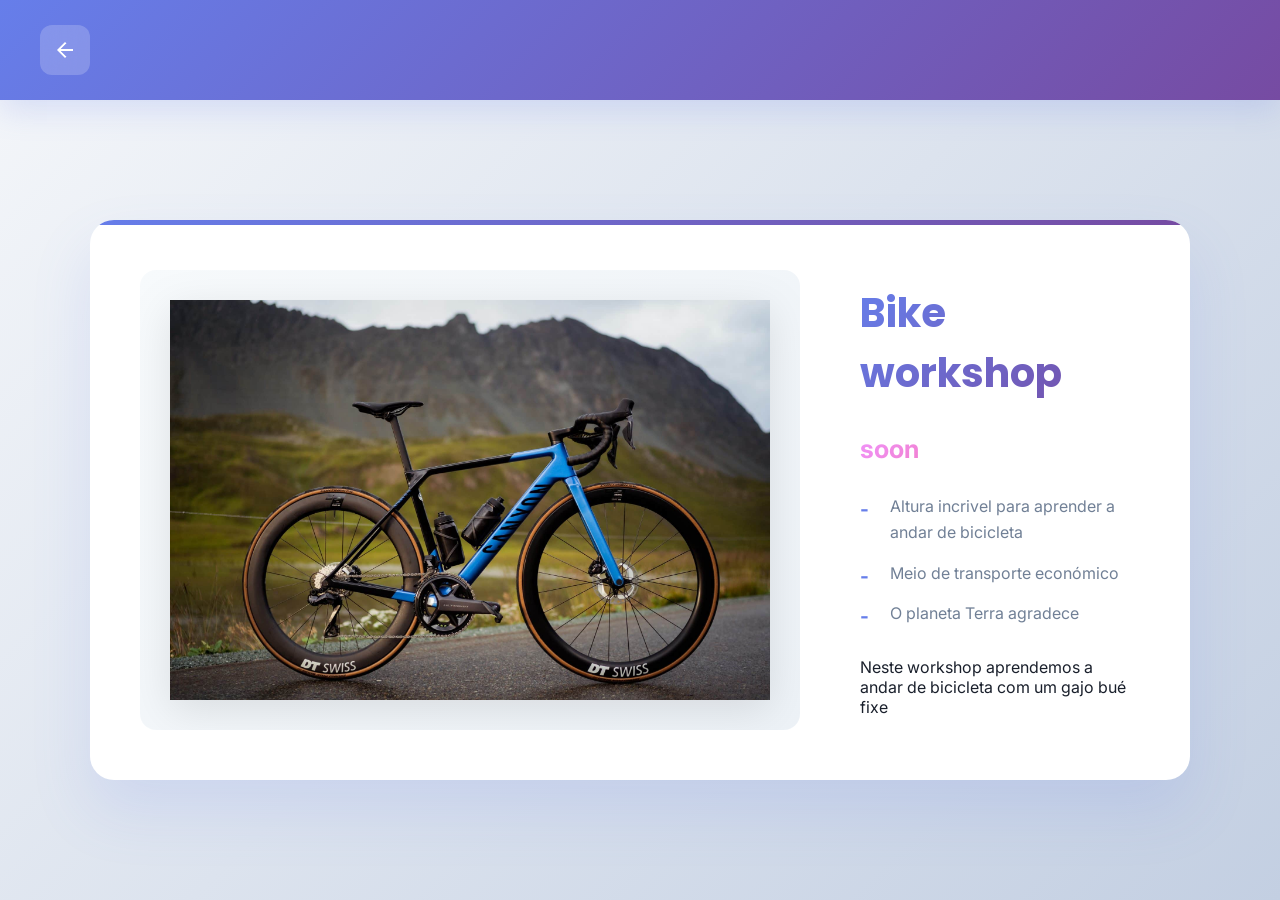
<file: bike.html>
<!DOCTYPE html>
<html lang="pt-PT">
<head>
    <meta charset="UTF-8">
    <meta name="viewport" content="width=device-width, initial-scale=1.0">
    <meta name="description" content="Bike Workshop - Aprenda a andar de bicicleta com um especialista">
    <meta name="theme-color" content="#667eea">
    <title>Bike Workshop - M&G Incrível</title>
    <link rel="icon" href="imagens here/bikeic.jpg" type="image/jpg">
    <link rel="stylesheet" href="Auxiliares/styleCamisas.css">
    <link rel="stylesheet" href="Auxiliares/animations.css">
</head>
<body>
    <audio src="imagens here/train.mp3" autoplay loop></audio>
<header class="header-catalogo">
    <a href="catalogo.html" class="btn-voltar">
        <img src="imagens here/seta_voltar.png" alt="Voltar">
    </a>
</header>

<main class="produto-detalhe-container">
    <div class="produto-wrapper">
        <div class="imagem-foco">
            <img src="imagens here/bike2.jpg" alt="Bicicleta">
        </div>

        <div class="info-detalhada">
            <h2>Bike workshop</h2>
            <p class="preco-destaque">soon</p>

            <ul class="lista-specs-elevada">
                <li>Altura incrivel para aprender a andar de bicicleta</li>
                <li>Meio de transporte económico</li>
                <li>O planeta Terra agradece</li>
            </ul>

            <p class="lista-specs-elevada">Neste workshop aprendemos a andar de bicicleta com um gajo bué fixe</p>

        </div>
    </div>
</main>

<script src="Auxiliares/main.js"></script>
</body>
</html>
</file>
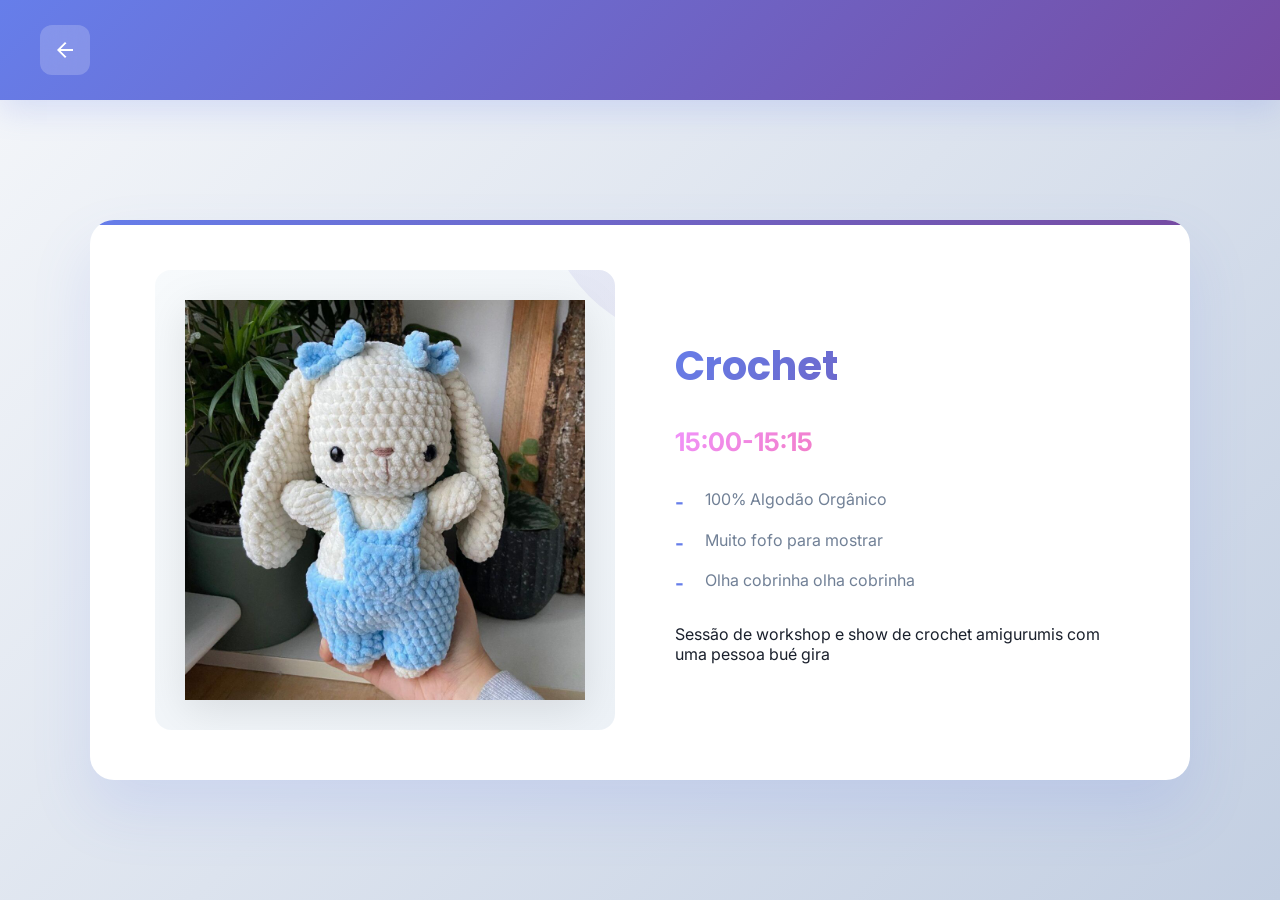
<file: crochet.html>
<!DOCTYPE html>
<html lang="pt-PT">
<head>
    <meta charset="UTF-8">
    <meta name="viewport" content="width=device-width, initial-scale=1.0">
    <meta name="description" content="Workshop de Crochet - Aprenda a fazer amigurumis fofos">
    <meta name="theme-color" content="#667eea">
    <title>Crochet - M&G Incrível</title> 
    <link rel="icon" href="imagens here/crochet.jpg" type="image/jpg">
    <link rel="stylesheet" href="Auxiliares/styleCamisas.css">
    <link rel="stylesheet" href="Auxiliares/animations.css"> 
</head>
<body>
    <audio src="imagens here/Dreaming Harp - Sound effect.mp3" autoplay></audio>
<header class="header-catalogo">
    <a href="catalogo.html" class="btn-voltar">
        <img src="imagens here/seta_voltar.png" alt="Voltar">
    </a>
</header>

<main class="produto-detalhe-container">
    <div class="produto-wrapper">
        <div class="imagem-foco">
            <img src="imagens here/amigurumi.jpg" alt="amigurumi">
        </div>

        <div class="info-detalhada">
            <h2>Crochet</h2>
            <p class="preco-destaque">15:00-15:15</p>

            <ul class="lista-specs-elevada">
                <li>100% Algodão Orgânico</li>
                <li>Muito fofo para mostrar</li>
                <li>Olha cobrinha olha cobrinha</li>
            </ul>

            <p class="lista-specs-elevada">Sessão de workshop e show de crochet amigurumis com uma pessoa bué gira</p>

        </div>
    </div>
</main>

<script src="Auxiliares/main.js"></script>
</body>
</html>
</file>
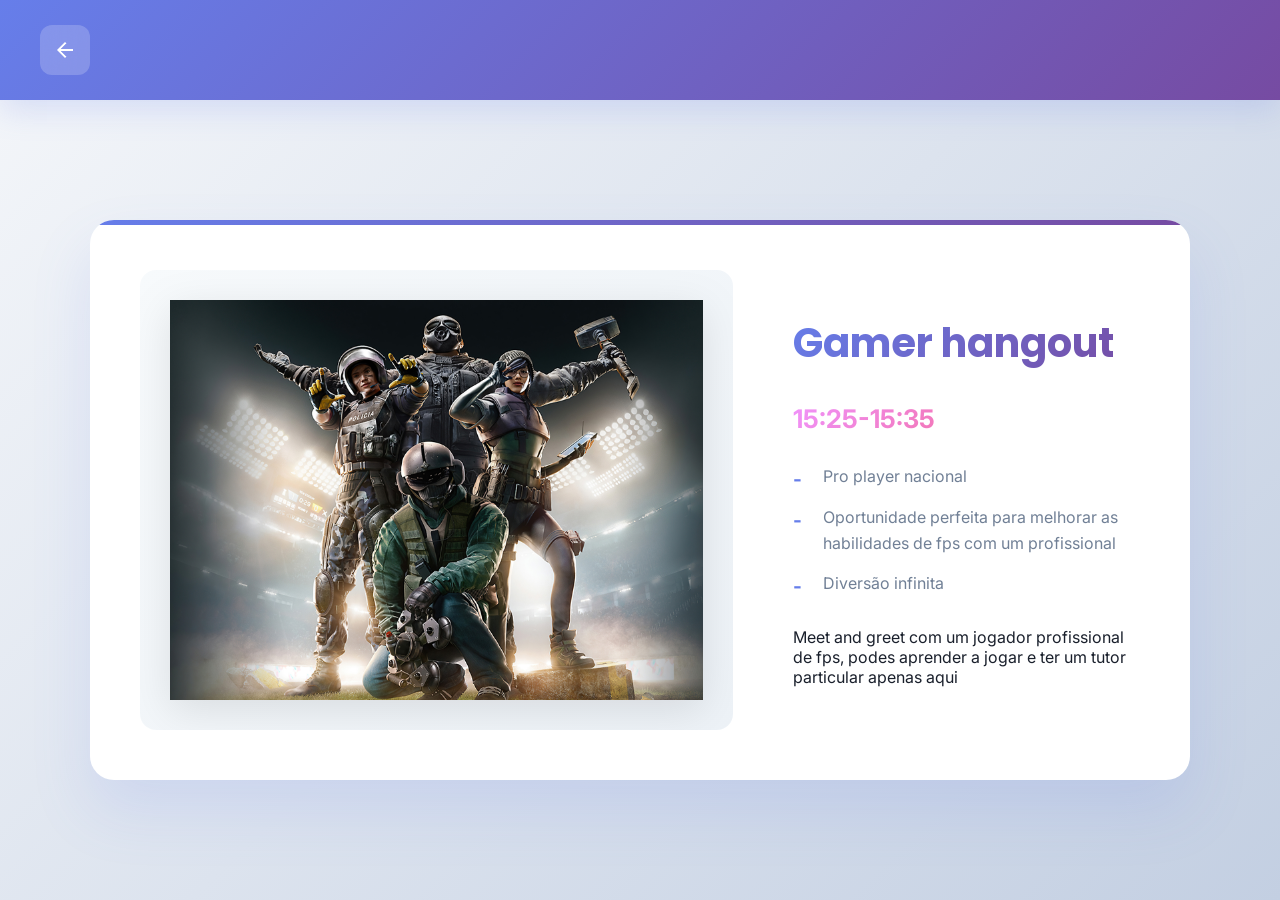
<file: games.html>
<!DOCTYPE html>
<html lang="pt-PT">
<head>
    <meta charset="UTF-8">
    <meta name="viewport" content="width=device-width, initial-scale=1.0">
    <meta name="description" content="Gamer Hangout - Meet com jogador profissional de FPS">
    <meta name="theme-color" content="#667eea">
    <title>Gamer Space - M&G Incrível</title> 
    <link rel="icon" href="imagens here/controlico.png" type="image/png">
    <link rel="stylesheet" href="Auxiliares/styleCamisas.css">
    <link rel="stylesheet" href="Auxiliares/animations.css"> 
</head>
<body>

    <audio src="imagens here/located-a-bomb-move-to-its-location-and-planted-defuser-rainbow-six-made-with-Voicemod.mp3" autoplay></audio>
<header class="header-catalogo">
    <a href="catalogo.html" class="btn-voltar">
        <img src="imagens here/seta_voltar.png" alt="Voltar">
    </a>
</header>

<main class="produto-detalhe-container">
    <div class="produto-wrapper">
        <div class="imagem-foco">
            <img src="imagens here/wallpapersden.com_k-tom-clancys-rainbow-six-siege-poster_1600x1200.jpg" alt="Controler">
        </div>

        <div class="info-detalhada">
            <h2>Gamer hangout</h2>
            <p class="preco-destaque">15:25-15:35</p>

            <ul class="lista-specs-elevada">
                <li>Pro player nacional</li>
                <li>Oportunidade perfeita para melhorar as habilidades de fps com um profissional</li>
                <li>Diversão infinita</li>
            </ul>

            <p class="lista-specs-elevada">Meet and greet com um jogador profissional de fps, podes aprender a jogar e ter um tutor particular apenas aqui</p>

        </div>
    </div>
</main>

<script src="Auxiliares/main.js"></script>
</body>
</html>
</file>
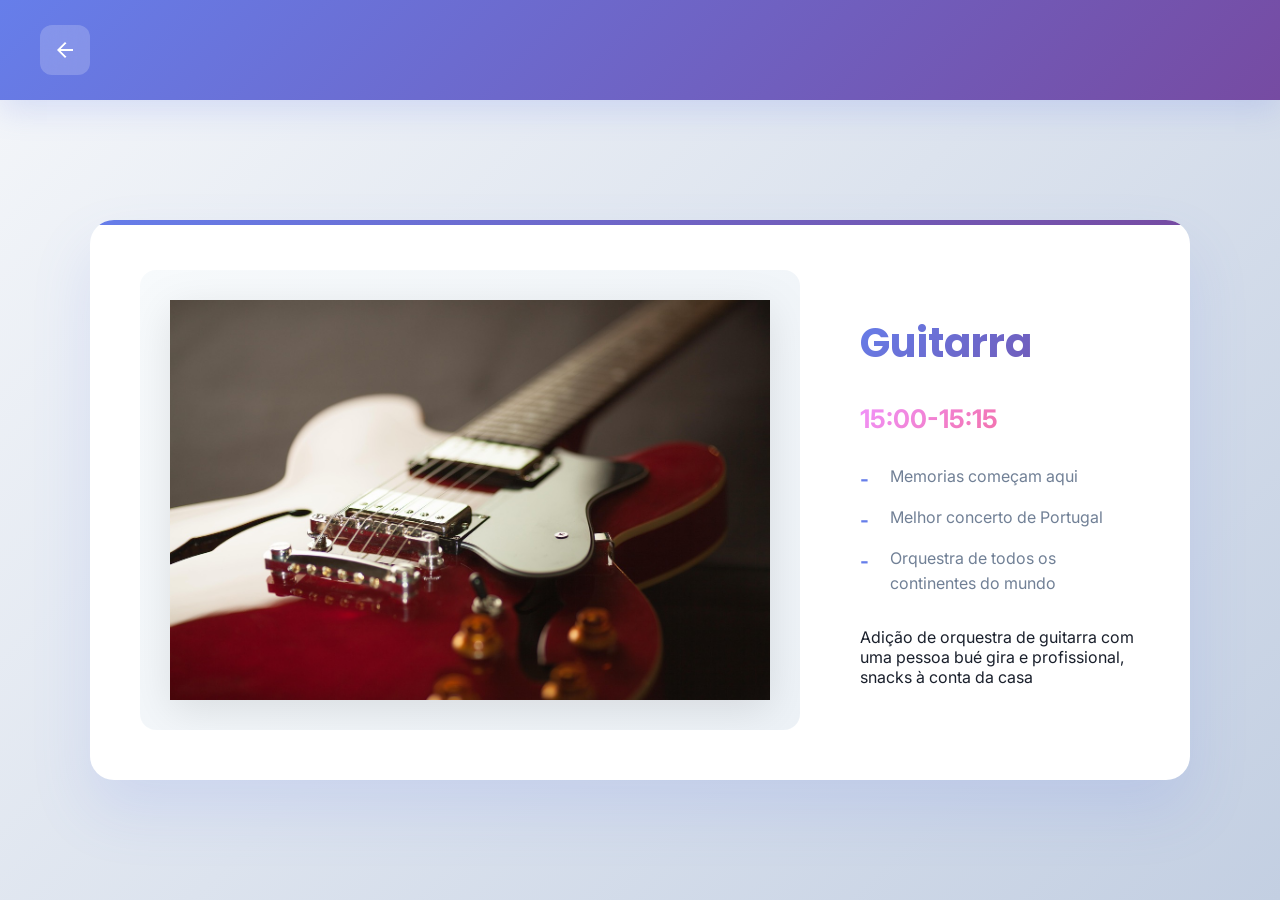
<file: guitarra.html>
<!DOCTYPE html>
<html lang="pt-PT">
<head>
    <meta charset="UTF-8">
    <meta name="viewport" content="width=device-width, initial-scale=1.0">
    <meta name="description" content="Audição de Guitarra - Orquestra com profissional incrível">
    <meta name="theme-color" content="#667eea">
    <title>Guitarra - M&G Incrível</title> 
    <link rel="icon" href="imagens here/guit.jpg" type="image/jpg">
    <link rel="stylesheet" href="Auxiliares/styleCamisas.css">
    <link rel="stylesheet" href="Auxiliares/animations.css"> 
</head>
<body>

    <audio src="imagens here/Guitar riff sound effect.mp3" autoplay></audio>
    
<header class="header-catalogo">
    <a href="catalogo.html" class="btn-voltar">
        <img src="imagens here/seta_voltar.png" alt="Voltar">
    </a>
</header>

<main class="produto-detalhe-container">
    <div class="produto-wrapper">
        <div class="imagem-foco">
            <img src="imagens here/gui.jpg" alt="Guitarra">
        </div>

        <div class="info-detalhada">
            <h2>Guitarra</h2>
            <p class="preco-destaque">15:00-15:15</p>

            <ul class="lista-specs-elevada">
                <li>Memorias começam aqui</li>
                <li>Melhor concerto de Portugal</li>
                <li>Orquestra de todos os continentes do mundo</li>
            </ul>

            <p class="lista-specs-elevada">Adição de orquestra de guitarra com uma pessoa bué gira e profissional, snacks à conta da casa </p>

        </div>
    </div>
</main>

<script src="Auxiliares/main.js"></script>
</body>
</html>
</file>
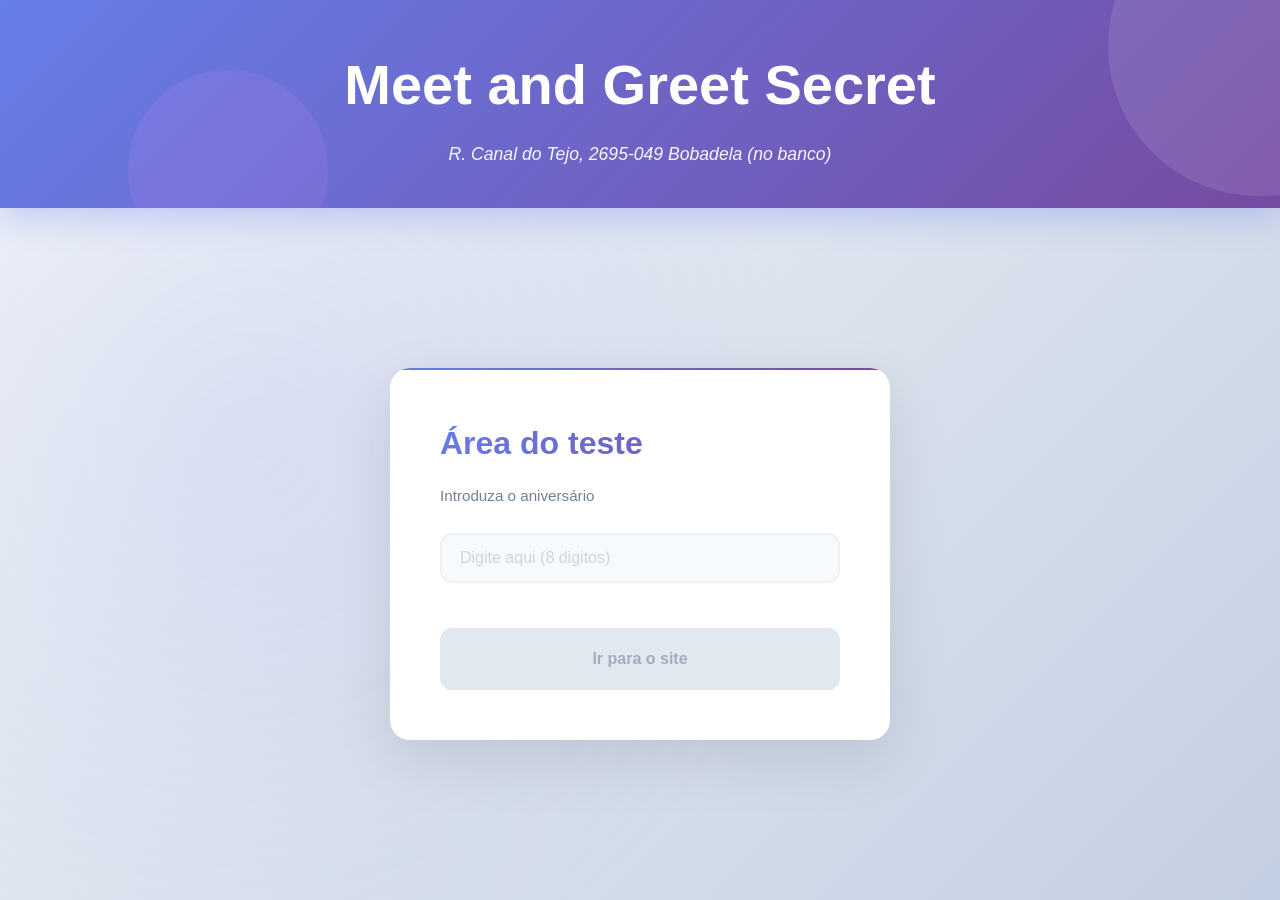
<file: indexbom.html>
<!DOCTYPE html>
<html lang="pt-PT">
<head>
    <meta charset="UTF-8">
    <meta name="viewport" content="width=device-width, initial-scale=1.0">
    <meta name="description" content="Bem-vindo ao Meet and Greet Secret - A experiência extraordinária aguarda">
    
    <meta name="theme-color" content="#667eea">
    <title>Surprise M&G - Entrar</title>
    <link rel="stylesheet" href="Auxiliares/Styles.css">
    <link rel="stylesheet" href="Auxiliares/animations.css">
        <link rel="icon" href="imagens here/hand.png" type="image/jpg">
</head>
<body>

    <div class="hotel-header">
        <h1>Meet and Greet Secret</h1>
        <p style="font-style: italic;">R. Canal do Tejo, 2695-049 Bobadela (no banco)</p>
    </div>

    <main class="login-container">
        <section class="nif-box">
            <h2>Área do teste</h2>
            <p>Introduza o aniversário</p>
            
            <div class="input-group">
                <input type="text" id="nif-input" placeholder="Digite aqui (8 digitos)" maxlength="8">
            </div>

            <a href="catalogo.html" id="link-catalogo" class="btn-bloqueado">
                Ir para o site
            </a>
        </section>
    </main>

<div class="container-mapa" id="containerMapa">
    <div class="handle-top-left" id="handle"></div>
    <iframe src="https://www.google.com/maps/embed?pb=!4v1780085997127!6m8!1m7!1s5XYQYHPIvHaKSnuWUiYliQ!2m2!1d38.80705334582899!2d-9.097337771681525!3f154.66879845269676!4f-1.454850019655538!5f0.7820865974627469"></iframe>
</div>

    <script src="Auxiliares/main.js"></script>
</body>
</html>
</file>
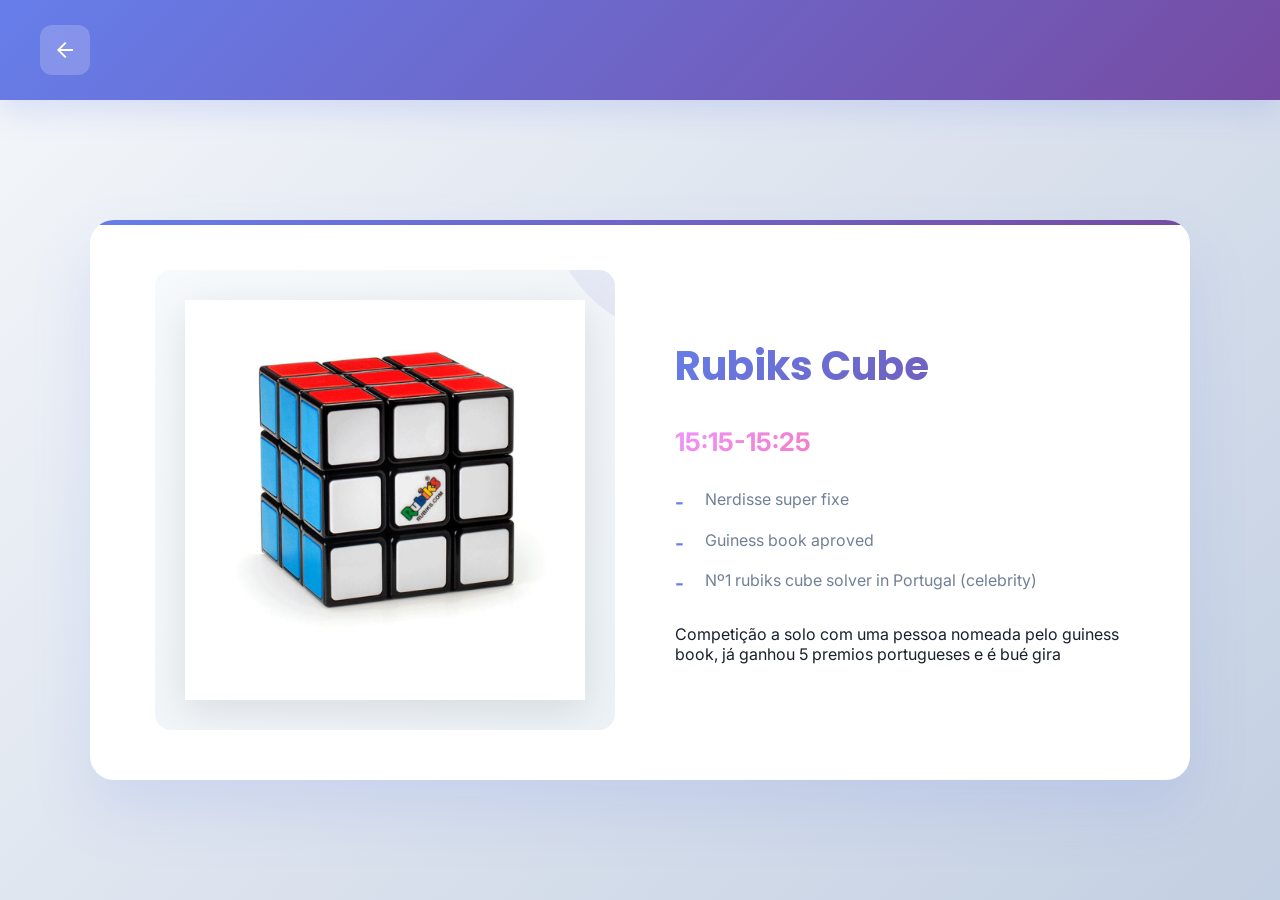
<file: rubiks.html>
<!DOCTYPE html>
<html lang="pt-PT">
<head>
    <meta charset="UTF-8">
    <meta name="viewport" content="width=device-width, initial-scale=1.0">
    <meta name="description" content="Rubiks Cube Competition - Desafia o campeão certificado Guinness">
    <meta name="theme-color" content="#667eea">
    <title>Rubiks Cube - M&G Incrível</title> 
    <link rel="icon" href="imagens here/R.png" type="image/png">
    <link rel="stylesheet" href="Auxiliares/styleCamisas.css">
    <link rel="stylesheet" href="Auxiliares/animations.css"> 
</head>
<body>
<audio src="imagens here/Rubic Cube Sound Effect - No copyright.mp3" autoplay></audio>
<header class="header-catalogo">
    <a href="catalogo.html" class="btn-voltar">
        <img src="imagens here/seta_voltar.png" alt="Voltar">
    </a>
</header>

<main class="produto-detalhe-container">
    <div class="produto-wrapper">
        <div class="imagem-foco">
            <img src="imagens here/rubikscub.jpg" alt="Cubo">
        </div>

        <div class="info-detalhada">
            <h2>Rubiks Cube</h2>
            <p class="preco-destaque">15:15-15:25</p>

            <ul class="lista-specs-elevada">
                <li>Nerdisse super fixe</li>
                <li>Guiness book aproved</li>
                <li>Nº1 rubiks cube solver in Portugal (celebrity)</li>
            </ul>

            <p class="lista-specs-elevada">Competição a solo com uma pessoa nomeada pelo guiness book, já ganhou 5 premios portugueses e é bué gira</p>

        </div>
    </div>
</main>

<script src="Auxiliares/main.js"></script>
</body>
</html>
</file>
<file: Auxiliares/styleCamisas.css>
/* ============= IMPORTS & CORES ============= */
@import url('https://fonts.googleapis.com/css2?family=Poppins:wght@300;400;500;600;700&family=Inter:wght@300;400;500;600&display=swap');

:root {
    --primary: #667eea;
    --primary-dark: #5568d3;
    --secondary: #764ba2;
    --accent: #f093fb;
    --success: #48bb78;
    --light: #f7fafc;
    --dark: #1a202c;
    --gray: #718096;
    --gray-light: #edf2f7;
    
    --gradient-1: linear-gradient(135deg, #667eea 0%, #764ba2 100%);
    --gradient-2: linear-gradient(135deg, #f093fb 0%, #f5576c 100%);
}

/* ============= BODY & BASE ============= */
body {
    font-family: 'Inter', -apple-system, BlinkMacSystemFont, 'Segoe UI', sans-serif;
    background: linear-gradient(135deg, #f5f7fa 0%, #c3cfe2 100%);
    color: var(--dark);
    margin: 0;
    padding: 0;
    min-height: 100vh;
    display: flex;
    flex-direction: column;
    overflow-x: hidden;
}

/* ============= HEADER ============= */
.header-catalogo {
    display: flex;
    align-items: center;
    justify-content: flex-start;
    padding: 25px 40px;
    background: var(--gradient-1);
    box-shadow: 0 10px 30px rgba(102, 126, 234, 0.2);
    position: sticky;
    top: 0;
    z-index: 1000;
}

.header-catalogo h1 {
    font-family: 'Poppins', sans-serif;
    font-size: clamp(1.5rem, 4vw, 2.5rem);
    font-weight: 700;
    color: white;
    margin: 0;
}

.btn-voltar {
    display: flex;
    align-items: center;
    justify-content: center;
    width: 50px;
    height: 50px;
    border-radius: 12px;
    background: rgba(255, 255, 255, 0.2);
    backdrop-filter: blur(10px);
    cursor: pointer;
    transition: all 0.3s ease;
    border: none;
    text-decoration: none;
    margin-right: 30px;
}

.btn-voltar:hover {
    background: rgba(255, 255, 255, 0.3);
    transform: translateX(-5px);
}

.btn-voltar img {
    width: 24px;
    height: 24px;
    filter: brightness(0) invert(1);
    transition: transform 0.3s ease;
}

.btn-voltar:hover img {
    transform: scale(1.2);
}

/* ============= MAIN CONTAINER ============= */
main {
    flex: 1;
    display: flex;
    align-items: center;
    justify-content: center;
    padding: 40px 20px;
}

/* ============= PRODUTO DETALHE ============= */
.produto-detalhe-container {
    width: 100%;
    max-width: 1100px;
    display: flex;
    justify-content: center;
    align-items: center;
    padding: 40px 20px;
    margin: 0 auto;
}

.produto-wrapper {
    display: flex;
    gap: 60px;
    background: white;
    border-radius: 24px;
    overflow: hidden;
    box-shadow: 0 30px 60px rgba(102, 126, 234, 0.15);
    width: 100%;
    max-width: 1000px;
    padding: 50px;
    align-items: center;
    justify-content: center;
    position: relative;
    margin: 0 auto;
}

.produto-wrapper::before {
    content: '';
    position: absolute;
    top: 0;
    left: 0;
    right: 0;
    height: 5px;
    background: var(--gradient-1);
}

/* ============= IMAGEM ============= */
.imagem-foco {
    display: flex;
    justify-content: center;
    align-items: center;
    background: linear-gradient(135deg, #f7fafc 0%, #edf2f7 100%);
    border-radius: 16px;
    padding: 30px;
    min-height: 400px;
    min-width: 350px;
    position: relative;
    overflow: hidden;
    flex-shrink: 0;
}

.imagem-foco::before {
    content: '';
    position: absolute;
    width: 300px;
    height: 300px;
    background: var(--gradient-1);
    border-radius: 50%;
    opacity: 0.1;
    top: -50%;
    right: -50%;
    animation: float 8s ease-in-out infinite;
}

.imagem-foco img {
    max-width: 100%;
    height: auto;
    max-height: 400px;
    object-fit: contain;
    transition: transform 0.5s cubic-bezier(0.4, 0, 0.2, 1);
    position: relative;
    z-index: 1;
    filter: drop-shadow(0 10px 20px rgba(0, 0, 0, 0.1));
}

.imagem-foco:hover img {
    transform: scale(1.1) rotate(2deg);
}

@keyframes float {
    0%, 100% { transform: translateY(0px); }
    50% { transform: translateY(30px); }
}

/* ============= INFO DETALHADA ============= */
.info-detalhada {
    display: flex;
    flex-direction: column;
    justify-content: center;
    gap: 30px;
    max-width: 450px;
    flex: 0 1 450px;
}

.info-detalhada h2 {
    font-family: 'Poppins', sans-serif;
    font-size: 2.5rem;
    font-weight: 700;
    margin: 0;
    background: var(--gradient-1);
    -webkit-background-clip: text;
    -webkit-text-fill-color: transparent;
    background-clip: text;
}

/* ============= PREÇO/HORÁRIO ============= */
.preco-destaque {
    font-size: 1.6rem;
    font-weight: 700;
    background: var(--gradient-2);
    -webkit-background-clip: text;
    -webkit-text-fill-color: transparent;
    background-clip: text;
    margin: 0;
}

/* ============= LISTA DE FEATURES ============= */
.lista-specs-elevada {
    list-style: none;
    padding: 0;
    margin: 0;
    display: flex;
    flex-direction: column;
    gap: 15px;
}

.lista-specs-elevada li {
    padding-left: 30px;
    position: relative;
    font-size: 1rem;
    color: var(--gray);
    line-height: 1.6;
}

.lista-specs-elevada li::before {
    content: '-';
    position: absolute;
    left: 0;
    color: var(--primary);
    font-weight: 700;
    font-size: 1.2rem;
}

.lista-specs-elevada p {
    margin: 0;
    font-size: 1rem;
    color: var(--gray);
    line-height: 1.8;
}

/* ============= BOTÃO ============= */
.botao-acomprar-grande,
.botao-comprar-grande {
    background: var(--gradient-1);
    color: white;
    border: none;
    padding: 16px 40px;
    border-radius: 12px;
    font-size: 1.05rem;
    font-weight: 600;
    font-family: 'Poppins', sans-serif;
    cursor: pointer;
    transition: all 0.3s ease;
    box-shadow: 0 10px 30px rgba(102, 126, 234, 0.3);
    text-decoration: none;
    display: inline-block;
    text-align: center;
}

.botao-acomprar-grande:hover,
.botao-comprar-grande:hover {
    transform: translateY(-3px);
    box-shadow: 0 15px 40px rgba(102, 126, 234, 0.4);
    background: var(--gradient-2);
}

.botao-acomprar-grande:active,
.botao-comprar-grande:active {
    transform: translateY(-1px);
}

/* ============= AUDIO STYLING ============= */
audio {
    display: none;
}

/* ============= RESPONSIVIDADE ============= */
@media (max-width: 1024px) {
    .produto-wrapper {
        grid-template-columns: 1fr;
        gap: 40px;
        padding: 40px;
        flex-direction: column;
    }

    .imagem-foco {
        min-width: 100%;
        min-height: 300px;
    }

    .info-detalhada h2 {
        font-size: 2rem;
    }

    .preco-destaque {
        font-size: 1.4rem;
    }
}

@media (max-width: 768px) {
    .header-catalogo {
        padding: 20px 25px;
    }

    .header-catalogo h1 {
        font-size: 1.8rem;
    }

    .produto-detalhe-container {
        padding: 20px 10px;
    }

    .produto-wrapper {
        padding: 30px 20px;
        gap: 30px;
        border-radius: 16px;
        flex-direction: column;
    }

    .imagem-foco {
        min-height: 300px;
        min-width: 100%;
        padding: 20px;
    }

    .imagem-foco img {
        max-height: 300px;
    }

    .info-detalhada {
        max-width: 100%;
        flex: 1;
    }

    .info-detalhada h2 {
        font-size: 1.6rem;
    }

    .preco-destaque {
        font-size: 1.2rem;
    }

    .lista-specs-elevada li {
        font-size: 0.95rem;
    }

    .botao-acomprar-grande,
    .botao-comprar-grande {
        padding: 14px 30px;
        font-size: 1rem;
    }
}

@media (max-width: 480px) {
    .header-catalogo {
        padding: 15px 20px;
        justify-content: center;
    }

    .btn-voltar {
        position: absolute;
        left: 15px;
        margin-right: 0;
    }

    .header-catalogo h1 {
        font-size: 1.4rem;
    }

    .produto-detalhe-container {
        padding: 15px 0;
    }

    .produto-wrapper {
        grid-template-columns: 1fr;
        padding: 20px;
        gap: 20px;
        flex-direction: column;
    }

    .imagem-foco {
        min-height: 250px;
        min-width: 100%;
        border-radius: 12px;
        padding: 15px;
    }

    .imagem-foco img {
        max-height: 250px;
    }

    .info-detalhada {
        max-width: 100%;
        flex: 1;
    }

    .info-detalhada h2 {
        font-size: 1.4rem;
    }

    .preco-destaque {
        font-size: 1.1rem;
    }

    .lista-specs-elevada li {
        font-size: 0.9rem;
        padding-left: 25px;
    }

    .botao-acomprar-grande,
    .botao-comprar-grande {
        width: 100%;
        padding: 12px 20px;
        font-size: 0.95rem;
    }
}
</file>
<file: Auxiliares/animations.css>
/* ============= ANIMAÇÕES AVANÇADAS EXTRAORDINÁRIAS ============= */

/* Glassmorphism Effect */
.glassmorphism {
    background: rgba(255, 255, 255, 0.25);
    backdrop-filter: blur(4px);
    -webkit-backdrop-filter: blur(4px);
    border: 1px solid rgba(255, 255, 255, 0.18);
}

/* Gradient Animations */
@keyframes gradientShift {
    0% {
        background-position: 0% 50%;
    }
    50% {
        background-position: 100% 50%;
    }
    100% {
        background-position: 0% 50%;
    }
}

.gradient-animate {
    background-size: 200% 200%;
    animation: gradientShift 8s ease infinite;
}

/* Floating Animation */
@keyframes floating {
    0%, 100% {
        transform: translateY(0px);
    }
    50% {
        transform: translateY(-20px);
    }
}

.floating {
    animation: floating 3s ease-in-out infinite;
}

/* Pulse Animation */
@keyframes pulse {
    0%, 100% {
        opacity: 1;
    }
    50% {
        opacity: 0.5;
    }
}

.pulse {
    animation: pulse 2s cubic-bezier(0.4, 0, 0.6, 1) infinite;
}

/* Glow Animation */
@keyframes glow {
    0%, 100% {
        box-shadow: 0 0 5px rgba(102, 126, 234, 0.5);
    }
    50% {
        box-shadow: 0 0 20px rgba(102, 126, 234, 0.8);
    }
}

.glow {
    animation: glow 2s ease-in-out infinite;
}

/* Bounce Animation */
@keyframes bounce {
    0%, 100% {
        transform: translateY(0);
    }
    50% {
        transform: translateY(-10px);
    }
}

.bounce {
    animation: bounce 2s cubic-bezier(0.68, -0.55, 0.265, 1.55) infinite;
}

/* Shimmer Animation */
@keyframes shimmer {
    0% {
        background-position: -1000px 0;
    }
    100% {
        background-position: 1000px 0;
    }
}

.shimmer {
    background: linear-gradient(90deg, #f0f0f0 25%, #e0e0e0 50%, #f0f0f0 75%);
    background-size: 1000px 100%;
    animation: shimmer 2s infinite;
}

/* Wiggle Animation */
@keyframes wiggle {
    0%, 100% {
        transform: rotate(0deg);
    }
    25% {
        transform: rotate(-2deg);
    }
    75% {
        transform: rotate(2deg);
    }
}

.wiggle:hover {
    animation: wiggle 0.5s ease-in-out;
}

/* Flip Animation */
@keyframes flip {
    0% {
        transform: rotateY(0deg);
    }
    100% {
        transform: rotateY(360deg);
    }
}

.flip {
    animation: flip 0.6s ease-in-out;
}

/* Slide In From Left */
@keyframes slideInLeft {
    from {
        opacity: 0;
        transform: translateX(-50px);
    }
    to {
        opacity: 1;
        transform: translateX(0);
    }
}

.slide-in-left {
    animation: slideInLeft 0.6s ease-out;
}

/* Slide In From Right */
@keyframes slideInRight {
    from {
        opacity: 0;
        transform: translateX(50px);
    }
    to {
        opacity: 1;
        transform: translateX(0);
    }
}

.slide-in-right {
    animation: slideInRight 0.6s ease-out;
}

/* Slide In From Top */
@keyframes slideInDown {
    from {
        opacity: 0;
        transform: translateY(-50px);
    }
    to {
        opacity: 1;
        transform: translateY(0);
    }
}

.slide-in-down {
    animation: slideInDown 0.6s ease-out;
}

/* Zoom In */
@keyframes zoomIn {
    from {
        opacity: 0;
        transform: scale(0.9);
    }
    to {
        opacity: 1;
        transform: scale(1);
    }
}

.zoom-in {
    animation: zoomIn 0.6s ease-out;
}

/* Rotate Animation */
@keyframes rotate {
    from {
        transform: rotate(0deg);
    }
    to {
        transform: rotate(360deg);
    }
}

.rotate {
    animation: rotate 2s linear infinite;
}

/* Blink Animation */
@keyframes blink {
    0%, 50%, 100% {
        opacity: 1;
    }
    25%, 75% {
        opacity: 0.5;
    }
}

.blink {
    animation: blink 1s ease-in-out infinite;
}

/* Wave Animation */
@keyframes wave {
    0%, 100% {
        transform: translateY(0);
    }
    25% {
        transform: translateY(-10px);
    }
    75% {
        transform: translateY(10px);
    }
}

.wave {
    animation: wave 1s ease-in-out infinite;
}

/* Heartbeat Animation */
@keyframes heartbeat {
    0%, 100% {
        transform: scale(1);
    }
    25% {
        transform: scale(1.3);
    }
    50% {
        transform: scale(1);
    }
}

.heartbeat {
    animation: heartbeat 1.3s ease-in-out infinite;
}

/* Text Gradient Animation */
@keyframes textGradient {
    0% {
        background-position: 0% 50%;
    }
    50% {
        background-position: 100% 50%;
    }
    100% {
        background-position: 0% 50%;
    }
}

.text-gradient {
    background: linear-gradient(
        45deg,
        #667eea,
        #764ba2,
        #f093fb,
        #f5576c,
        #667eea
    );
    background-size: 300% 300%;
    -webkit-background-clip: text;
    -webkit-text-fill-color: transparent;
    background-clip: text;
    animation: textGradient 3s ease infinite;
}

/* Blur In Animation */
@keyframes blurIn {
    from {
        opacity: 0;
        filter: blur(10px);
    }
    to {
        opacity: 1;
        filter: blur(0px);
    }
}

.blur-in {
    animation: blurIn 0.6s ease-out;
}

/* Staggered Children Animation */
.staggered-children > * {
    opacity: 0;
    animation: slideInDown 0.6s ease-out forwards;
}

.staggered-children > :nth-child(1) { animation-delay: 0.1s; }
.staggered-children > :nth-child(2) { animation-delay: 0.2s; }
.staggered-children > :nth-child(3) { animation-delay: 0.3s; }
.staggered-children > :nth-child(4) { animation-delay: 0.4s; }
.staggered-children > :nth-child(5) { animation-delay: 0.5s; }

/* Hover Lift Effect */
.hover-lift {
    transition: all 0.3s cubic-bezier(0.4, 0, 0.2, 1);
}

.hover-lift:hover {
    transform: translateY(-10px);
    box-shadow: 0 20px 40px rgba(0, 0, 0, 0.15);
}

/* Smooth Transition for All */
.smooth-transition {
    transition: all 0.3s cubic-bezier(0.4, 0, 0.2, 1);
}

/* Focus Visible Enhancement */
:focus-visible {
    outline: 2px solid #667eea;
    outline-offset: 2px;
}

/* Utility Classes */
.animate-none {
    animation: none !important;
}

.transition-fast {
    transition: all 0.15s ease;
}

.transition-normal {
    transition: all 0.3s ease;
}

.transition-slow {
    transition: all 0.6s ease;
}

/* Dark Mode Support */
@media (prefers-color-scheme: dark) {
    .text-gradient {
        background: linear-gradient(
            45deg,
            #667eea,
            #764ba2,
            #f093fb,
            #f5576c,
            #667eea
        );
        background-size: 300% 300%;
        animation: textGradient 3s ease infinite;
    }
}

/* Reduced Motion Support */
@media (prefers-reduced-motion: reduce) {
    * {
        animation-duration: 0.01ms !important;
        animation-iteration-count: 1 !important;
        transition-duration: 0.01ms !important;
    }
}
</file>
<file: Auxiliares/Styles.css>
/* ============= CORES PREMIUM ============= */
:root {
    --primary: #667eea;
    --primary-dark: #5568d3;
    --secondary: #764ba2;
    --accent: #f093fb;
    --success: #48bb78;
    --warning: #ed8936;
    --danger: #f56565;
    --light: #f7fafc;
    --dark: #1a202c;
    --gray: #718096;
    --gray-light: #edf2f7;
    
    --gradient-1: linear-gradient(135deg, #667eea 0%, #764ba2 100%);
    --gradient-2: linear-gradient(135deg, #f093fb 0%, #f5576c 100%);
    --gradient-3: linear-gradient(135deg, #667eea 0%, #f093fb 100%);
}

/* ============= TIPOGRAFIA & IMPORTS ============= */
@import url('https://fonts.googleapis.com/css2?family=Poppins:wght@300;400;500;600;700&family=Inter:wght@300;400;500;600&display=swap');


/* ============= botao voltar ============= */

.btn-voltar {
    display: flex;
    align-items: center;
    justify-content: center;
    width: 50px;
    height: 50px;
    border-radius: 12px;
    background: rgba(255, 255, 255, 0.2);
    backdrop-filter: blur(10px);
    cursor: pointer;
    transition: all 0.3s ease;
    border: none;
    text-decoration: none;
    margin-right: 30px;
}

.btn-voltar:hover {
    background: rgba(255, 255, 255, 0.3);
    transform: translateX(-5px);
}


.btn-voltar:hover img {
    transform: scale(1.2);
}


/* ============= popup ============= */
.popup-overlay {
  display: none; /* Escondido por padrão */
  position: fixed;
  top: 0; left: 0;
  width: 100%; height: 100%;
  background: rgba(0, 0, 0, 0.7); /* Fundo escuro semi-transparente */
  justify-content: center;
  align-items: center;
  z-index: 1000;
}

.popup-conteudo {
  background: white;
  padding: 20px;
  border-radius: 8px;
  position: relative;
  max-width: 500px;
}

.fechar {
  position: absolute;
  top: 10px; right: 15px;
  cursor: pointer;
  font-size: 24px;
}
/* ============= RESET & BASE ============= */
*,
*::before,
*::after {
    margin: 0;
    padding: 0;
    box-sizing: border-box;
}

html {
    scroll-behavior: smooth;
}

body {
    font-family: 'Inter', -apple-system, BlinkMacSystemFont, 'Segoe UI', sans-serif;
    background: linear-gradient(135deg, #f5f7fa 0%, #c3cfe2 100%);
    color: var(--dark);
    line-height: 1.6;
    min-height: 100vh;
    display: flex;
    flex-direction: column;
    position: relative;
    overflow-x: hidden;
}

body::before {
    content: '';
    position: fixed;
    top: 0;
    left: 0;
    width: 100%;
    height: 100%;
    background: radial-gradient(circle at 20% 50%, rgba(102, 126, 234, 0.1) 0%, transparent 50%);
    pointer-events: none;
    z-index: -1;
}

/* ============= HEADER ============= */
.hotel-header {
    background: var(--gradient-1);
    color: white;
    text-align: center;
    padding: 40px 20px;
    border-bottom: none;
    position: relative;
    overflow: hidden;
    box-shadow: 0 10px 30px rgba(102, 126, 234, 0.3);
}

.hotel-header::before {
    content: '';
    position: absolute;
    top: -50%;
    right: -10%;
    width: 300px;
    height: 300px;
    background: rgba(255, 255, 255, 0.1);
    border-radius: 50%;
    animation: float 6s ease-in-out infinite;
}

.hotel-header::after {
    content: '';
    position: absolute;
    bottom: -30%;
    left: 10%;
    width: 200px;
    height: 200px;
    background: rgba(240, 147, 251, 0.1);
    border-radius: 50%;
    animation: float 8s ease-in-out infinite reverse;
}

.hotel-header h1 {
    font-family: 'Poppins', sans-serif;
    font-size: clamp(2rem, 5vw, 3.5rem);
    font-weight: 700;
    margin-bottom: 10px;
    position: relative;
    z-index: 1;
    animation: slideDown 0.8s ease;
}

.hotel-header p {
    font-size: clamp(0.9rem, 2vw, 1.1rem);
    opacity: 0.95;
    position: relative;
    z-index: 1;
    font-weight: 300;
}

@keyframes slideDown {
    from {
        opacity: 0;
        transform: translateY(-20px);
    }
    to {
        opacity: 1;
        transform: translateY(0);
    }
}

@keyframes float {
    0%, 100% { transform: translateY(0px); }
    50% { transform: translateY(30px); }
}

/* ============= LOGIN CONTAINER ============= */
.login-container {
    flex: 1;
    display: flex;
    justify-content: center;
    align-items: center;
    padding: 40px 20px;
    animation: fadeIn 0.8s ease;
}

.nif-box {
    background: white;
    padding: 50px;
    border-radius: 20px;
    box-shadow: 0 20px 60px rgba(0, 0, 0, 0.1);
    max-width: 500px;
    width: 100%;
    position: relative;
    overflow: hidden;
}

.nif-box::before {
    content: '';
    position: absolute;
    top: -2px;
    left: 0;
    width: 100%;
    height: 4px;
    background: var(--gradient-1);
}

.nif-box h2 {
    font-family: 'Poppins', sans-serif;
    font-size: 2rem;
    margin-bottom: 15px;
    background: var(--gradient-1);
    -webkit-background-clip: text;
    -webkit-text-fill-color: transparent;
    background-clip: text;
    font-weight: 700;
}

.nif-box p {
    color: var(--gray);
    margin-bottom: 25px;
    font-size: 0.95rem;
}

.input-group {
    display: flex;
    gap: 10px;
    margin-bottom: 20px;
}

#nif-input {
    padding: 14px 18px;
    border: 2px solid var(--gray-light);
    border-radius: 12px;
    flex: 1;
    font-size: 1rem;
    font-family: 'Poppins', sans-serif;
    transition: all 0.3s ease;
    background: var(--light);
}

#nif-input:focus {
    outline: none;
    border-color: var(--primary);
    background: white;
    box-shadow: 0 0 0 3px rgba(102, 126, 234, 0.1);
}

#nif-input::placeholder {
    color: #cbd5e0;
}

@keyframes fadeIn {
    from {
        opacity: 0;
        transform: translateY(20px);
    }
    to {
        opacity: 1;
        transform: translateY(0);
    }
}

/* ============= BOTÕES ============= */
.btn-verificar {
    background: var(--gradient-1);
    color: white;
    border: none;
    padding: 14px 24px;
    border-radius: 10px;
    cursor: pointer;
    font-weight: 600;
    transition: all 0.3s ease;
    font-size: 0.95rem;
    box-shadow: 0 4px 15px rgba(102, 126, 234, 0.3);
}

.btn-verificar:hover {
    transform: translateY(-2px);
    box-shadow: 0 6px 25px rgba(102, 126, 234, 0.4);
}

.btn-verificar:active {
    transform: translateY(0);
}

.btn-bloqueado {
    display: inline-block;
    margin-top: 25px;
    padding: 16px 40px;
    background: #e2e8f0;
    color: #a0aec0;
    text-decoration: none;
    border-radius: 12px;
    pointer-events: none;
    transition: all 0.4s cubic-bezier(0.4, 0, 0.2, 1);
    font-weight: 600;
    font-size: 1rem;
    font-family: 'Poppins', sans-serif;
    width: 100%;
    text-align: center;
    border: 2px solid transparent;
    cursor: not-allowed;
}

.btn-ativo {
    background: var(--gradient-2) !important;
    color: white !important;
    pointer-events: auto !important;
    box-shadow: 0 10px 30px rgba(245, 87, 108, 0.4) !important;
    cursor: pointer !important;
    border: 2px solid transparent;
}

.btn-ativo:hover {
    transform: translateY(-3px);
    box-shadow: 0 15px 40px rgba(245, 87, 108, 0.5) !important;
}

.btn-ativo:active {
    transform: translateY(-1px);
}

/*meter o horario no canto inferior direito*/
.texto-cantodireito {
    position: fixed;
    bottom: 40px;
    right: 40px;
    background: var(--azul-hotel);
    color: white;
    padding: 25px;
    border-radius: 10px;
    font-size: 0.85rem;
    line-height: 1.4;
}

.texto-cantodireitomusc {
    position: fixed;
    bottom: 40px;
    right: 40px;
    background: var(--azul-hotel);
    padding: 10px;
    border-radius: 10px;
    
    /* Configuração de Resize */
    resize: both;
    overflow: auto;
    min-width: 200px;
    min-height: 200px;
    
    /* MAGIA: Espelhar o container */
    transform: rotate(180deg);
    direction: rtl; /* Ajusta o fluxo para o resize funcionar nesta orientação */
}

/* Reverter a rotação do conteúdo para ficar direito */
.texto-cantodireitomusc iframe {
    transform: rotate(180deg);
    width: 100%;
    height: 100%;
    display: block;
    border: 0;
}
.container-mapa {
    position: fixed;
    bottom: 40px;
    right: 40px;
    width: 400px;
    height: 350px;
    background: var(--azul-hotel);
    border-radius: 10px;
    padding: 10px;
    /* Removemos o resize nativo */
    resize: none; 
}

.handle-top-left {
    position: absolute;
    top: -10px;   /* Move a pega para cima do limite do quadrado */
    left: -10px;  /* Move a pega para o lado esquerdo do quadrado */
    width: 20px;
    height: 20px;
    background: white;
    border: 2px solid var(--azul-hotel); /* Para combinar com o teu design */
    border-radius: 50%;
    cursor: nwse-resize; 
    z-index: 10;
}

iframe {
    width: 100%;
    height: 100%;
    border: none;
}

/* ============= SIDEBAR - MÚSICA & MAPA ============= */
.texto-cantodireito,
.texto-cantodireitomusc {
    position: fixed;
    bottom: 40px;
    right: 40px;
    background: rgba(255, 255, 255, 0.95);
    backdrop-filter: blur(10px);
    border-radius: 16px;
    padding: 20px;
    font-size: 0.85rem;
    line-height: 1.5;
    box-shadow: 0 20px 40px rgba(0, 0, 0, 0.1);
    z-index: 100;
    border: 1px solid rgba(255, 255, 255, 0.3);
    animation: slideInRight 0.6s ease;
}

.texto-cantodireito h3 {
    margin: 0 0 15px 0;
    color: var(--primary);
    font-weight: 600;
    font-family: 'Poppins', sans-serif;
}

@keyframes slideInRight {
    from {
        opacity: 0;
        transform: translateX(50px);
    }
    to {
        opacity: 1;
        transform: translateX(0);
    }
}

@media (max-width: 768px) {
    .texto-cantodireito,
    .texto-cantodireitomusc {
        bottom: 20px;
        right: 20px;
        padding: 15px;
    }
}

/* ============= GRID CATÁLOGO ============= */
.grid-catalogo {
    display: grid;
    grid-template-columns: repeat(auto-fit, minmax(280px, 1fr));
    gap: 30px;
    padding: 40px;
    max-width: 1400px;
    margin: 0 auto;
    width: 100%;
}

/* ============= CARDS PRODUTO ============= */
.card-produto {
    display: flex;
    flex-direction: column;
    align-items: center;
    background: white;
    border-radius: 16px;
    padding: 0;
    overflow: hidden;
    transition: all 0.4s cubic-bezier(0.4, 0, 0.2, 1);
    cursor: pointer;
    box-shadow: 0 4px 15px rgba(0, 0, 0, 0.08);
    position: relative;
    border: 1px solid #e2e8f0;
}

.card-produto::before {
    content: '';
    position: absolute;
    top: 0;
    left: 0;
    width: 100%;
    height: 4px;
    background: var(--gradient-1);
    transform: scaleX(0);
    transform-origin: left;
    transition: transform 0.4s ease;
    z-index: 1;
}

.card-produto:hover::before {
    transform: scaleX(1);
}

.card-produto:hover {
    transform: translateY(-15px);
    box-shadow: 0 25px 50px rgba(102, 126, 234, 0.2);
    border-color: var(--primary);
}

.card-produto img {
    width: 100%;
    height: 220px;
    object-fit: cover;
    transition: transform 0.5s ease;
}

.card-produto:hover img {
    transform: scale(1.1);
}

.card-produto h2 {
    font-family: 'Poppins', sans-serif;
    font-size: 1.3rem;
    margin-top: 20px;
    margin-bottom: 15px;
    color: var(--dark);
    font-weight: 600;
}

.botao-comprar {
    background: var(--gradient-1);
    color: white;
    padding: 12px 30px;
    text-decoration: none;
    border-radius: 8px;
    margin-bottom: 20px;
    transition: all 0.3s ease;
    font-weight: 600;
    font-size: 0.9rem;
    box-shadow: 0 4px 15px rgba(102, 126, 234, 0.3);
}

.botao-comprar:hover {
    transform: translateY(-2px);
    box-shadow: 0 8px 25px rgba(102, 126, 234, 0.4);
    background: var(--gradient-2);
}

/* ============= RESPONSIVIDADE ============= */
@media (max-width: 1024px) {
    .grid-catalogo {
        grid-template-columns: repeat(auto-fit, minmax(250px, 1fr));
        padding: 30px;
        gap: 25px;
    }
}

@media (max-width: 768px) {
    .hotel-header h1 {
        font-size: 2rem;
    }

    .login-container {
        padding: 30px 15px;
    }

    .nif-box {
        padding: 30px 20px;
    }

    .grid-catalogo {
        grid-template-columns: repeat(auto-fit, minmax(200px, 1fr));
        padding: 20px;
        gap: 20px;
    }

    .card-produto:hover {
        transform: translateY(-10px);
    }
}

@media (max-width: 480px) {
    .hotel-header h1 {
        font-size: 1.5rem;
    }

    .grid-catalogo {
        grid-template-columns: 1fr;
        padding: 15px;
    }

    .texto-cantodireito,
    .texto-cantodireitomusc {
        width: calc(100% - 40px);
        bottom: 20px;
        right: 20px;
    }

        .header-catalogo {
        padding: 20px 25px;
    }

    .header-catalogo h1 {
        font-size: 1.8rem;
    }

       .header-catalogo h1 {
        font-size: 1.4rem;
    }

        .header-catalogo {
        padding: 15px 20px;
        justify-content: center;
    }
}
</file>
